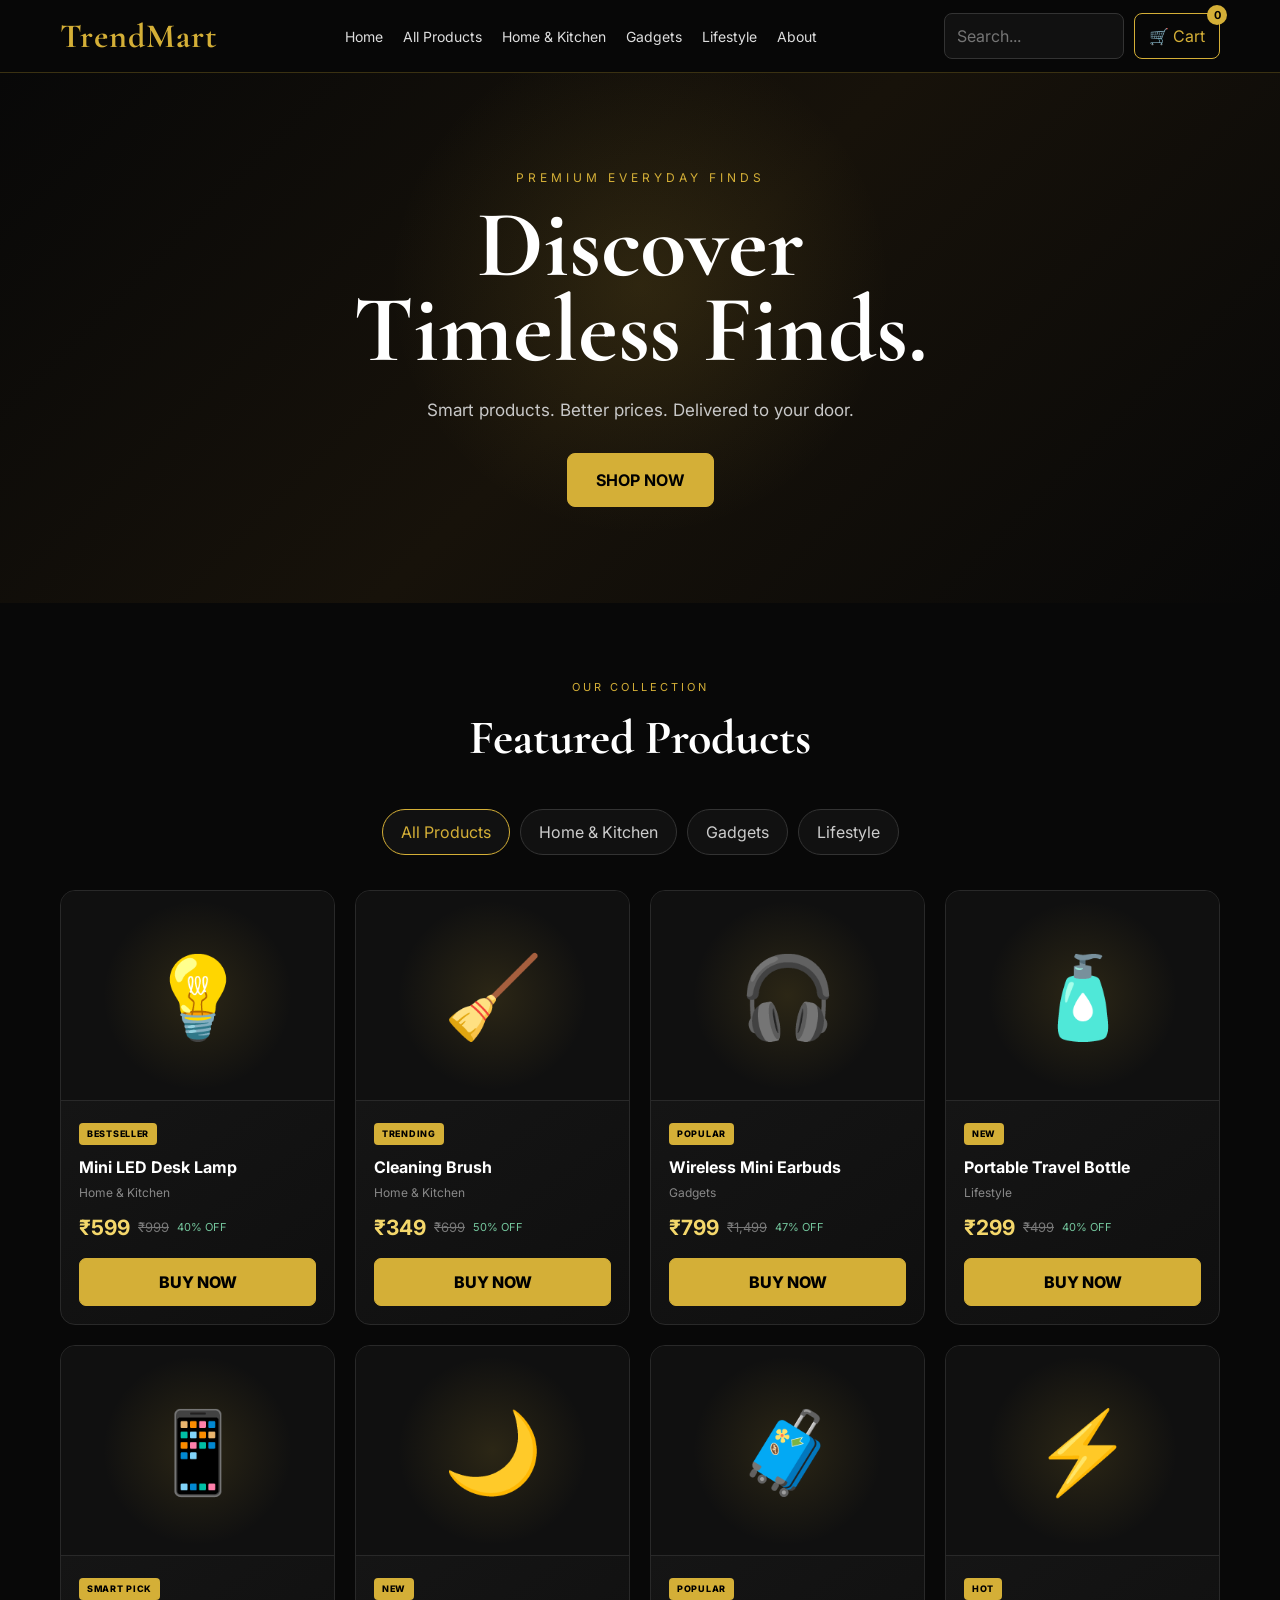
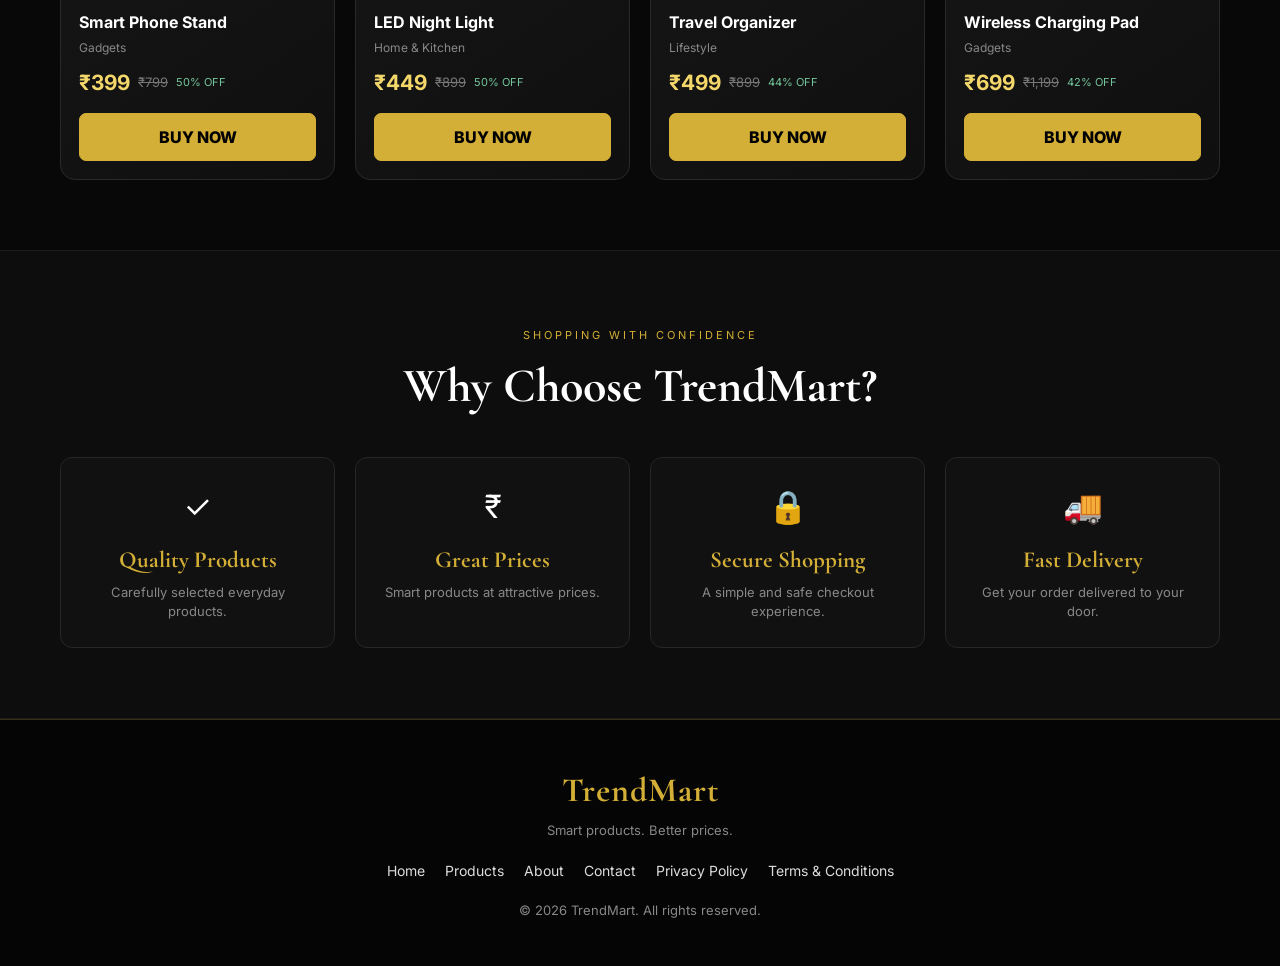
<file: index.html>
<!DOCTYPE html>
<html lang="en">

<head>
  <meta charset="UTF-8">
  <meta name="viewport" content="width=device-width, initial-scale=1.0">
  <title>TrendMart — Smart Products, Better Prices</title>

  <link rel="preconnect" href="https://fonts.googleapis.com">
  <link rel="preconnect" href="https://fonts.gstatic.com" crossorigin>
  <link
    href="https://fonts.googleapis.com/css2?family=Cormorant+Garamond:wght@500;600;700&family=Inter:wght@400;500;600;700&display=swap"
    rel="stylesheet">

  <link rel="stylesheet" href="styles.css">
</head>

<body>

  <header>
    <div class="nav">
      <div class="logo">TrendMart</div>

      <button class="menuBtn" id="menuBtn">☰</button>

      <nav class="navlinks" id="navLinks">
        <button data-action="home">Home</button>
        <button data-category="All">All Products</button>
        <button data-category="Home & Kitchen">Home & Kitchen</button>
        <button data-category="Gadgets">Gadgets</button>
        <button data-category="Lifestyle">Lifestyle</button>
        <button data-action="about">About</button>
      </nav>

      <div class="navright">
        <input class="search" id="searchInput" type="search" placeholder="Search...">
        <button class="cartBtn" id="cartBtn">
        🛒 Cart
        <span class="badgeCount" id="cartCount">0</span>
      </button>
      </div>
    </div>
  </header>

  <section class="hero" id="home">
    <div class="heroContent">
      <div class="eyebrow">Premium Everyday Finds</div>
      <h1>Discover<br>Timeless Finds.</h1>
      <p>Smart products. Better prices. Delivered to your door.</p>
      <button class="goldBtn" id="shopBtn">SHOP NOW</button>
    </div>
  </section>

  <section class="section" id="products">

    <div class="sectionTitle">
      <small>Our Collection</small>
      <h2>Featured Products</h2>
    </div>

    <div class="categories">
      <button class="catBtn active" data-filter="All">All Products</button>
      <button class="catBtn" data-filter="Home & Kitchen">Home & Kitchen</button>
      <button class="catBtn" data-filter="Gadgets">Gadgets</button>
      <button class="catBtn" data-filter="Lifestyle">Lifestyle</button>
    </div>

    <div class="grid" id="productGrid"></div>

  </section>

  <section class="why" id="about">
    <div class="section">

      <div class="sectionTitle">
        <small>Shopping With Confidence</small>
        <h2>Why Choose TrendMart?</h2>
      </div>

      <div class="benefits">

        <div class="benefit">
          <div class="benefitIcon">✓</div>
          <h3>Quality Products</h3>
          <p>Carefully selected everyday products.</p>
        </div>

        <div class="benefit">
          <div class="benefitIcon">₹</div>
          <h3>Great Prices</h3>
          <p>Smart products at attractive prices.</p>
        </div>

        <div class="benefit">
          <div class="benefitIcon">🔒</div>
          <h3>Secure Shopping</h3>
          <p>A simple and safe checkout experience.</p>
        </div>

        <div class="benefit">
          <div class="benefitIcon">🚚</div>
          <h3>Fast Delivery</h3>
          <p>Get your order delivered to your door.</p>
        </div>

      </div>
    </div>
  </section>

  <footer>
    <div class="logo">TrendMart</div>
    <p>Smart products. Better prices.</p>

    <div class="footerLinks">
      <button data-action="home">Home</button>
      <button data-category="All">Products</button>
      <button data-action="about">About</button>
      <button type="button">Contact</button>
      <button type="button">Privacy Policy</button>
      <button type="button">Terms & Conditions</button>
    </div>

    <p>© 2026 TrendMart. All rights reserved.</p>
  </footer>

  <div class="overlay" id="overlay"></div>

  <aside class="cartDrawer" id="cartDrawer">

    <div class="drawerHead">
      <h2>Your Cart</h2>
      <button class="close" id="closeCart">×</button>
    </div>

    <div class="cartItems" id="cartItems"></div>

    <div class="cartBottom">
      <div class="totalRow">
        <span>Total</span>
        <span id="cartTotal">₹0</span>
      </div>

      <button class="goldBtn fullBtn" id="checkoutBtn">
      PROCEED TO CHECKOUT
    </button>

      <button class="catBtn fullBtn" id="continueBtn">
      CONTINUE SHOPPING
    </button>
    </div>

  </aside>

  <div class="modal" id="checkoutModal">

    <div class="modalBox">

      <div class="modalHead">
        <h2>Checkout</h2>
        <button class="close" id="closeCheckout">×</button>
      </div>

      <form id="checkoutForm">

        <div class="formGrid">

          <div class="field">
            <label>Full Name</label>
            <input id="customerName" required placeholder="Your name">
          </div>

          <div class="field">
            <label>Mobile Number</label>
            <input id="customerMobile" type="tel" required placeholder="10-digit mobile">
          </div>

          <div class="field full">
            <label>Complete Address</label>
            <textarea id="customerAddress" rows="3" required placeholder="House no., street, area"></textarea>
          </div>

          <div class="field">
            <label>City</label>
            <input id="customerCity" required>
          </div>

          <div class="field">
            <label>State</label>
            <input id="customerState" required>
          </div>

          <div class="field">
            <label>PIN Code</label>
            <input id="customerPin" inputmode="numeric" required>
          </div>

        </div>

        <h3 class="paymentTitle">Payment Method</h3>

        <div class="payments">

          <button type="button" class="payment selected" data-method="UPI / QR">
          📱 UPI / QR
        </button>

          <button type="button" class="payment" data-method="Card">
          💳 Debit / Credit Card
        </button>

          <button type="button" class="payment" data-method="Net Banking">
          🏦 Net Banking
        </button>

          <button type="button" class="payment" data-method="Cash on Delivery">
          📦 Cash on Delivery
        </button>

        </div>

        <div class="orderSummary">
          <div class="summaryLine">
            <span>Items</span>
            <span id="summaryItems">0</span>
          </div>

          <div class="summaryLine">
            <span>Subtotal</span>
            <span id="summarySubtotal">₹0</span>
          </div>

          <div class="summaryLine">
            <span>Delivery</span>
            <span>FREE</span>
          </div>

          <div class="summaryLine total">
            <span>Grand Total</span>
            <span id="summaryTotal">₹0</span>
          </div>
        </div>

        <button class="goldBtn fullBtn" type="submit" id="payButton">
        PAY ₹0
      </button>

        <p class="demoNote">
          Demo payment only — no real money is charged.
        </p>

      </form>

    </div>
  </div>

  <div class="modal" id="successModal">

    <div class="modalBox">

      <div class="success">

        <div class="successIcon">✓</div>

        <h2>Order Placed Successfully</h2>

        <p>Thank you for shopping with TrendMart.</p>

        <div class="orderNo">
          <p>Order Number</p>
          <strong id="orderNumber">TM-000000</strong>

          <p class="successLabel">Total Amount</p>
          <strong id="successTotal">₹0</strong>
        </div>

        <button class="goldBtn" id="successContinue">
        CONTINUE SHOPPING
      </button>

      </div>

    </div>
  </div>

  <script src="script.js"></script>

</body>

</html>
</file>
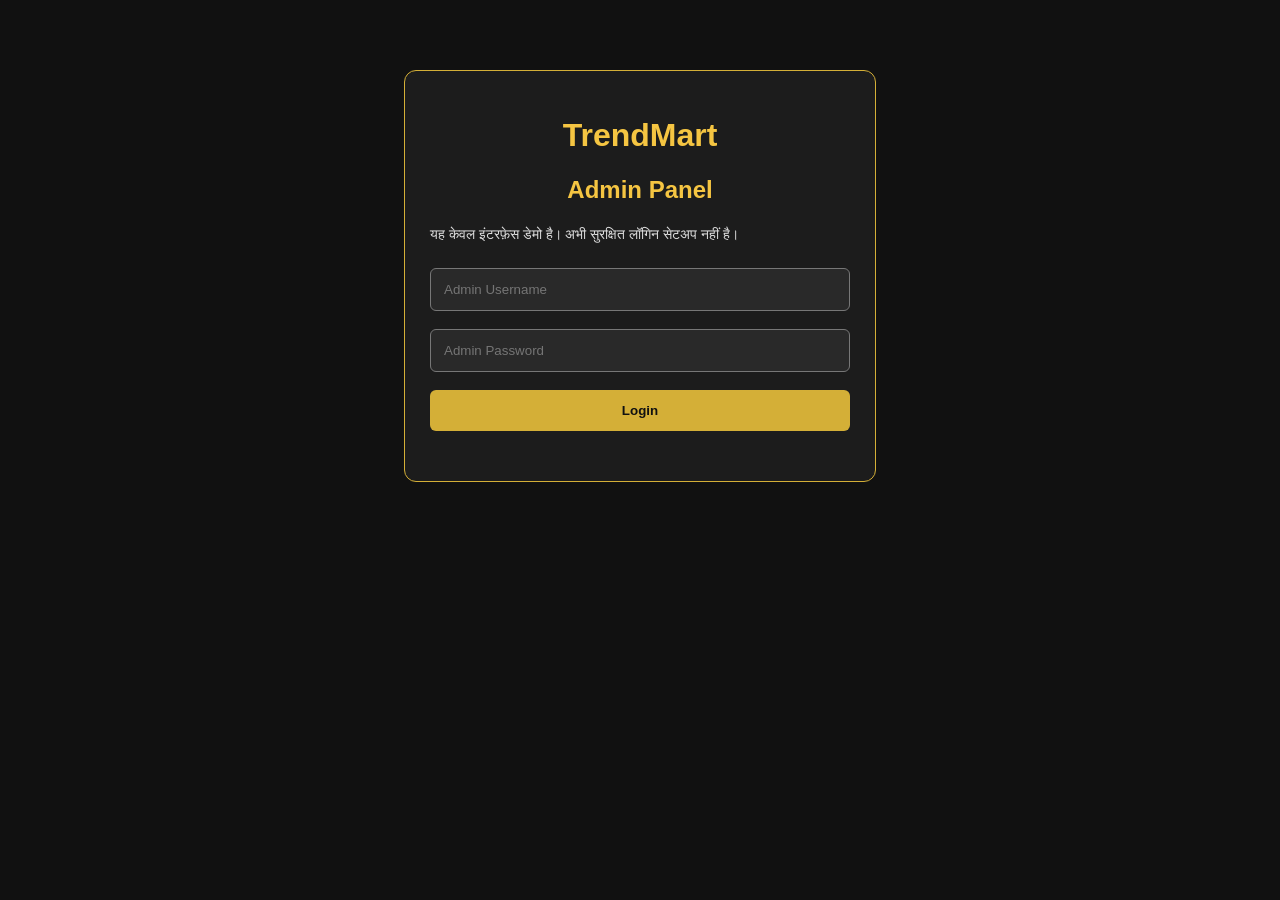
<file: admin/index.html>
<!DOCTYPE html>
<html lang="en">
<head>
  <meta charset="UTF-8">
  <meta name="viewport" content="width=device-width, initial-scale=1.0">
  <title>TrendMart Admin</title>
  <style>
    body {
      margin: 0;
      font-family: Arial, sans-serif;
      background: #111;
      color: #f5c542;
      padding: 20px;
    }
    .box {
      max-width: 420px;
      margin: 50px auto;
      padding: 25px;
      border: 1px solid #d4af37;
      border-radius: 12px;
      background: #1c1c1c;
    }
    h1, h2 { text-align: center; }
    input, button {
      box-sizing: border-box;
      width: 100%;
      padding: 13px;
      margin: 9px 0;
      border-radius: 6px;
    }
    input {
      background: #292929;
      color: white;
      border: 1px solid #777;
    }
    button {
      background: #d4af37;
      color: #111;
      border: none;
      font-weight: bold;
      cursor: pointer;
    }
    #dashboard { display: none; }
    .note {
      color: #ddd;
      font-size: 14px;
      line-height: 1.5;
    }
  </style>
</head>
<body>
  <div class="box" id="login">
    <h1>TrendMart</h1>
    <h2>Admin Panel</h2>
    <p class="note">
      यह केवल इंटरफ़ेस डेमो है। अभी सुरक्षित लॉगिन सेटअप नहीं है।
    </p>
    <input id="username" placeholder="Admin Username">
    <input id="password" type="password" placeholder="Admin Password">
    <button id="loginBtn">Login</button>
    <p id="message" role="status"></p>
  </div>

  <div class="box" id="dashboard">
    <h1>TrendMart Admin</h1>
    <h2>Dashboard</h2>
    <p class="note">
      Admin Panel का शुरुआती डिज़ाइन तैयार है।
      प्रोडक्ट जोड़ने, ऑर्डर देखने और कीमत बदलने के लिए
      सुरक्षित लॉगिन तथा डेटाबेस जोड़ना बाकी है।
    </p>
    <button id="logoutBtn">Logout</button>
  </div>

  <script>
    document.getElementById("loginBtn").addEventListener("click", function () {
      document.getElementById("message").textContent =
        "अभी सुरक्षित लॉगिन सेटअप नहीं है। अगला चरण पूरा करना बाकी है।";
    });

    document.getElementById("logoutBtn").addEventListener("click", function () {
      document.getElementById("dashboard").style.display = "none";
      document.getElementById("login").style.display = "block";
      document.getElementById("username").value = "";
      document.getElementById("password").value = "";
      document.getElementById("message").textContent = "";
    });
  </script>
</body>
</html>
</file>
<file: styles.css>
@layer pg-reset { * { margin: 0; padding: 0; box-sizing: border-box; } }

:root {
  --black: #080808;
  --black2: #111;
  --card: #151515;
  --gold: #d4af37;
  --gold2: #f4d76b;
  --white: #fff;
  --muted: #aaa;
  --border: rgba(212, 175, 55, .25);
}

* {
  box-sizing: border-box;
  margin: 0;
  padding: 0;
}

html {
  scroll-behavior: smooth;
}

body {
  background: var(--black);
  color: var(--white);
  font-family: Inter, Arial, sans-serif;
  line-height: 1.5;
}

button,
input,
textarea {
  font: inherit;
}

button {
  cursor: pointer;
}

header {
  position: sticky;
  top: 0;
  z-index: 1000;
  background: rgba(8, 8, 8, .96);
  backdrop-filter: blur(12px);
  border-bottom: 1px solid var(--border);
}

.nav {
  max-width: 1200px;
  margin: auto;
  min-height: 72px;
  padding: 0 20px;
  display: flex;
  align-items: center;
  justify-content: space-between;
  gap: 20px;
}

.logo {
  color: var(--gold);
  font-family: "Cormorant Garamond", serif;
  font-size: 34px;
  font-weight: 700;
  letter-spacing: 1px;
  white-space: nowrap;
}

.navlinks {
  display: flex;
  gap: 20px;
  align-items: center;
}

.navlinks button,
.footerLinks button {
  background: none;
  border: 0;
  color: #ddd;
  font-size: 14px;
}

.navlinks button:hover,
.footerLinks button:hover {
  color: var(--gold);
}

.navright {
  display: flex;
  align-items: center;
  gap: 10px;
}

.search {
  width: 180px;
  padding: 10px 12px;
  border: 1px solid #333;
  border-radius: 8px;
  background: #111;
  color: #fff;
  outline: none;
}

.search:focus {
  border-color: var(--gold);
}

.cartBtn {
  position: relative;
  border: 1px solid var(--gold);
  background: transparent;
  color: var(--gold);
  padding: 10px 14px;
  border-radius: 8px;
}

.badgeCount {
  position: absolute;
  top: -9px;
  right: -8px;
  background: var(--gold);
  color: #000;
  width: 20px;
  height: 20px;
  border-radius: 50%;
  display: grid;
  place-items: center;
  font-size: 11px;
  font-weight: 700;
}

.menuBtn {
  display: none;
  background: none;
  color: #fff;
  border: 1px solid #333;
  padding: 8px 10px;
  border-radius: 6px;
}

.hero {
  min-height: 530px;
  display: flex;
  align-items: center;
  justify-content: center;
  text-align: center;
  padding: 70px 20px;
  position: relative;
  overflow: hidden;
  background:
    radial-gradient(circle at 50% 40%, rgba(212, 175, 55, .13), transparent 35%),
    linear-gradient(135deg, #080808, #17120a, #080808);
}

.heroContent {
  max-width: 800px;
  position: relative;
  z-index: 1;
}

.eyebrow {
  color: var(--gold);
  text-transform: uppercase;
  letter-spacing: 4px;
  font-size: 12px;
  margin-bottom: 15px;
}

.hero h1 {
  font-family: "Cormorant Garamond", serif;
  font-size: clamp(55px, 9vw, 95px);
  line-height: .9;
  margin-bottom: 25px;
}

.hero p {
  color: #c8c8c8;
  font-size: 17px;
  max-width: 600px;
  margin: 0 auto 30px;
}

.goldBtn {
  border: 1px solid var(--gold);
  background: var(--gold);
  color: #000;
  font-weight: 700;
  padding: 14px 28px;
  border-radius: 8px;
  transition: .25s;
}

.goldBtn:hover {
  background: var(--gold2);
  transform: translateY(-2px);
  box-shadow: 0 8px 25px rgba(212, 175, 55, .2);
}

.section {
  max-width: 1200px;
  margin: auto;
  padding: 70px 20px;
}

.sectionTitle {
  text-align: center;
  margin-bottom: 35px;
}

.sectionTitle small {
  color: var(--gold);
  text-transform: uppercase;
  letter-spacing: 3px;
  font-size: 11px;
}

.sectionTitle h2 {
  font-family: "Cormorant Garamond", serif;
  font-size: 48px;
  margin-top: 5px;
}

.categories {
  display: flex;
  justify-content: center;
  flex-wrap: wrap;
  gap: 10px;
  margin-bottom: 35px;
}

.catBtn {
  padding: 10px 18px;
  border: 1px solid #333;
  background: #111;
  color: #ccc;
  border-radius: 30px;
}

.catBtn.active,
.catBtn:hover {
  border-color: var(--gold);
  color: var(--gold);
}

.grid {
  display: grid;
  grid-template-columns: repeat(4, 1fr);
  gap: 20px;
}

.card {
  background: linear-gradient(145deg, #181818, #0f0f0f);
  border: 1px solid #292929;
  border-radius: 15px;
  overflow: hidden;
  transition: .3s;
}

.card:hover {
  transform: translateY(-6px);
  border-color: var(--gold);
  box-shadow: 0 15px 40px rgba(0, 0, 0, .5);
}

.productVisual {
  height: 210px;
  display: grid;
  place-items: center;
  font-size: 80px;
  background:
    radial-gradient(circle, rgba(212, 175, 55, .14), transparent 55%),
    #101010;
  border-bottom: 1px solid #292929;
}

.productInfo {
  padding: 18px;
}

.productBadge {
  display: inline-block;
  color: #000;
  background: var(--gold);
  padding: 4px 8px;
  border-radius: 4px;
  font-size: 9px;
  font-weight: 800;
  letter-spacing: .7px;
  margin-bottom: 10px;
}

.productInfo h3 {
  font-size: 16px;
  margin-bottom: 5px;
}

.category {
  color: #888;
  font-size: 12px;
  margin-bottom: 10px;
}

.price {
  display: flex;
  align-items: center;
  flex-wrap: wrap;
  gap: 8px;
  margin-bottom: 15px;
}

.current {
  color: var(--gold2);
  font-size: 21px;
  font-weight: 700;
}

.old {
  color: #777;
  text-decoration: line-through;
  font-size: 13px;
}

.discount {
  color: #74c69d;
  font-size: 11px;
}

.buy {
  width: 100%;
  border: 1px solid var(--gold);
  background: var(--gold);
  color: #000;
  padding: 11px;
  border-radius: 7px;
  font-weight: 800;
}

.buy:hover {
  background: var(--gold2);
}

.why {
  background: #0d0d0d;
  border-top: 1px solid #1d1d1d;
  border-bottom: 1px solid #1d1d1d;
}

.benefits {
  display: grid;
  grid-template-columns: repeat(4, 1fr);
  gap: 20px;
}

.benefit {
  text-align: center;
  padding: 25px;
  border: 1px solid #262626;
  border-radius: 12px;
  background: #111;
}

.benefitIcon {
  font-size: 32px;
  margin-bottom: 12px;
}

.benefit h3 {
  font-family: "Cormorant Garamond", serif;
  font-size: 23px;
  color: var(--gold);
}

.benefit p,
footer p {
  color: #888;
  font-size: 13px;
  margin-top: 5px;
}

footer {
  border-top: 1px solid var(--border);
  padding: 45px 20px;
  text-align: center;
  background: #050505;
}

.footerLinks {
  display: flex;
  justify-content: center;
  gap: 20px;
  flex-wrap: wrap;
  margin: 20px 0;
}

.overlay {
  display: none;
  position: fixed;
  inset: 0;
  background: rgba(0, 0, 0, .75);
  z-index: 1500;
}

.overlay.show {
  display: block;
}

.cartDrawer {
  position: fixed;
  right: -430px;
  top: 0;
  width: min(430px, 100%);
  height: 100vh;
  background: #0d0d0d;
  z-index: 1600;
  border-left: 1px solid var(--gold);
  transition: .3s;
  padding: 25px;
  display: flex;
  flex-direction: column;
}

.cartDrawer.show {
  right: 0;
}

.drawerHead {
  display: flex;
  justify-content: space-between;
  align-items: center;
  padding-bottom: 20px;
  border-bottom: 1px solid #292929;
}

.drawerHead h2,
.modalHead h2 {
  font-family: "Cormorant Garamond", serif;
  color: var(--gold);
  font-size: 30px;
}

.close {
  background: none;
  border: 0;
  color: #fff;
  font-size: 28px;
}

.cartItems {
  flex: 1;
  overflow: auto;
  padding: 15px 0;
}

.empty {
  text-align: center;
  color: #777;
  padding: 60px 10px;
}

.cartItem {
  display: flex;
  gap: 12px;
  padding: 14px 0;
  border-bottom: 1px solid #222;
}

.cartEmoji {
  width: 60px;
  height: 60px;
  display: grid;
  place-items: center;
  background: #151515;
  border-radius: 8px;
  font-size: 30px;
}

.cartItemInfo {
  flex: 1;
}

.cartItemInfo h4 {
  font-size: 14px;
}

.cartItemInfo p {
  color: var(--gold);
  font-weight: 700;
  margin: 4px 0;
}

.qty {
  display: flex;
  align-items: center;
  gap: 8px;
}

.qty button {
  width: 25px;
  height: 25px;
  border: 1px solid #444;
  background: #181818;
  color: #fff;
  border-radius: 4px;
}

.remove {
  color: #777;
  background: none;
  border: 0;
  font-size: 11px;
  margin-left: 10px;
}

.cartBottom {
  border-top: 1px solid #292929;
  padding-top: 20px;
}

.totalRow {
  display: flex;
  justify-content: space-between;
  font-size: 20px;
  font-weight: 700;
  margin-bottom: 15px;
}

.totalRow span:last-child {
  color: var(--gold);
}

.fullBtn {
  width: 100%;
  margin-top: 10px;
}

.modal {
  display: none;
  position: fixed;
  inset: 0;
  z-index: 2000;
  background: rgba(0, 0, 0, .8);
  overflow: auto;
  padding: 25px 15px;
}

.modal.show {
  display: flex;
  justify-content: center;
  align-items: flex-start;
}

.modalBox {
  width: min(700px, 100%);
  background: #101010;
  border: 1px solid var(--gold);
  border-radius: 15px;
  padding: 25px;
  margin: auto;
}

.modalHead {
  display: flex;
  justify-content: space-between;
  align-items: center;
  margin-bottom: 25px;
}

.formGrid {
  display: grid;
  grid-template-columns: 1fr 1fr;
  gap: 15px;
}

.field {
  margin-bottom: 15px;
}

.field.full {
  grid-column: 1/-1;
}

.field label {
  display: block;
  color: #bbb;
  font-size: 12px;
  margin-bottom: 6px;
}

.field input,
.field textarea {
  width: 100%;
  padding: 12px;
  background: #080808;
  color: #fff;
  border: 1px solid #333;
  border-radius: 7px;
  outline: none;
}

.field input:focus,
.field textarea:focus {
  border-color: var(--gold);
}

.paymentTitle {
  color: var(--gold);
  margin: 15px 0 10px;
  font-family: "Cormorant Garamond", serif;
  font-size: 24px;
}

.payments {
  display: grid;
  grid-template-columns: repeat(2, 1fr);
  gap: 10px;
}

.payment {
  padding: 13px;
  border: 1px solid #333;
  background: #0b0b0b;
  color: #ccc;
  border-radius: 8px;
  text-align: left;
}

.payment.selected {
  border-color: var(--gold);
  color: var(--gold);
}

.orderSummary {
  margin: 20px 0;
  padding: 15px;
  background: #0b0b0b;
  border: 1px solid #222;
  border-radius: 8px;
}

.summaryLine {
  display: flex;
  justify-content: space-between;
  margin: 7px 0;
  color: #bbb;
}

.summaryLine.total {
  color: var(--gold2);
  font-weight: 800;
  font-size: 19px;
  border-top: 1px solid #333;
  padding-top: 10px;
  margin-top: 12px;
}

.demoNote {
  color: #777;
  text-align: center;
  font-size: 11px;
  margin-top: 12px;
}

.success {
  text-align: center;
  padding: 35px 10px;
}

.successIcon {
  font-size: 65px;
  margin-bottom: 15px;
}

.success h2 {
  color: var(--gold);
  font-family: "Cormorant Garamond", serif;
  font-size: 40px;
}

.success p {
  color: #aaa;
  margin: 8px 0;
}

.orderNo {
  margin: 20px auto;
  padding: 15px;
  background: #0a0a0a;
  border: 1px solid #292929;
  border-radius: 8px;
  max-width: 400px;
}

.successLabel {
  margin-top: 12px !important;
}

@media(max-width:1000px) {
  .grid {
    grid-template-columns: repeat(3, 1fr);
  }
}

@media(max-width:760px) {

  .nav {
    flex-wrap: wrap;
    padding: 12px 15px;
  }

  .menuBtn {
    display: block;
  }

  .navlinks {
    display: none;
    width: 100%;
    flex-direction: column;
    align-items: flex-start;
    padding: 10px 0;
  }

  .navlinks.open {
    display: flex;
  }

  .navright {
    margin-left: auto;
  }

  .search {
    width: 130px;
  }

  .grid {
    grid-template-columns: repeat(2, 1fr);
  }

  .benefits {
    grid-template-columns: repeat(2, 1fr);
  }
}

@media(max-width:520px) {

  .logo {
    font-size: 29px;
  }

  .search {
    width: 105px;
  }

  .hero {
    min-height: 470px;
  }

  .hero h1 {
    font-size: 58px;
  }

  .hero p {
    font-size: 14px;
  }

  .section {
    padding: 50px 15px;
  }

  .sectionTitle h2 {
    font-size: 40px;
  }

  .grid {
    gap: 10px;
  }

  .productVisual {
    height: 150px;
    font-size: 55px;
  }

  .productInfo {
    padding: 12px;
  }

  .productInfo h3 {
    font-size: 14px;
  }

  .current {
    font-size: 17px;
  }

  .old {
    font-size: 11px;
  }

  .benefits {
    gap: 10px;
  }

  .benefit {
    padding: 18px 8px;
  }

  .benefit h3 {
    font-size: 19px;
  }

  .formGrid {
    grid-template-columns: 1fr;
  }

  .field.full {
    grid-column: auto;
  }

  .payments {
    grid-template-columns: 1fr;
  }

  .modalBox {
    padding: 18px;
  }
}

@media(max-width:370px) {

  .grid {
    grid-template-columns: 1fr;
  }

  .search {
    display: none;
  }
}
</file>
